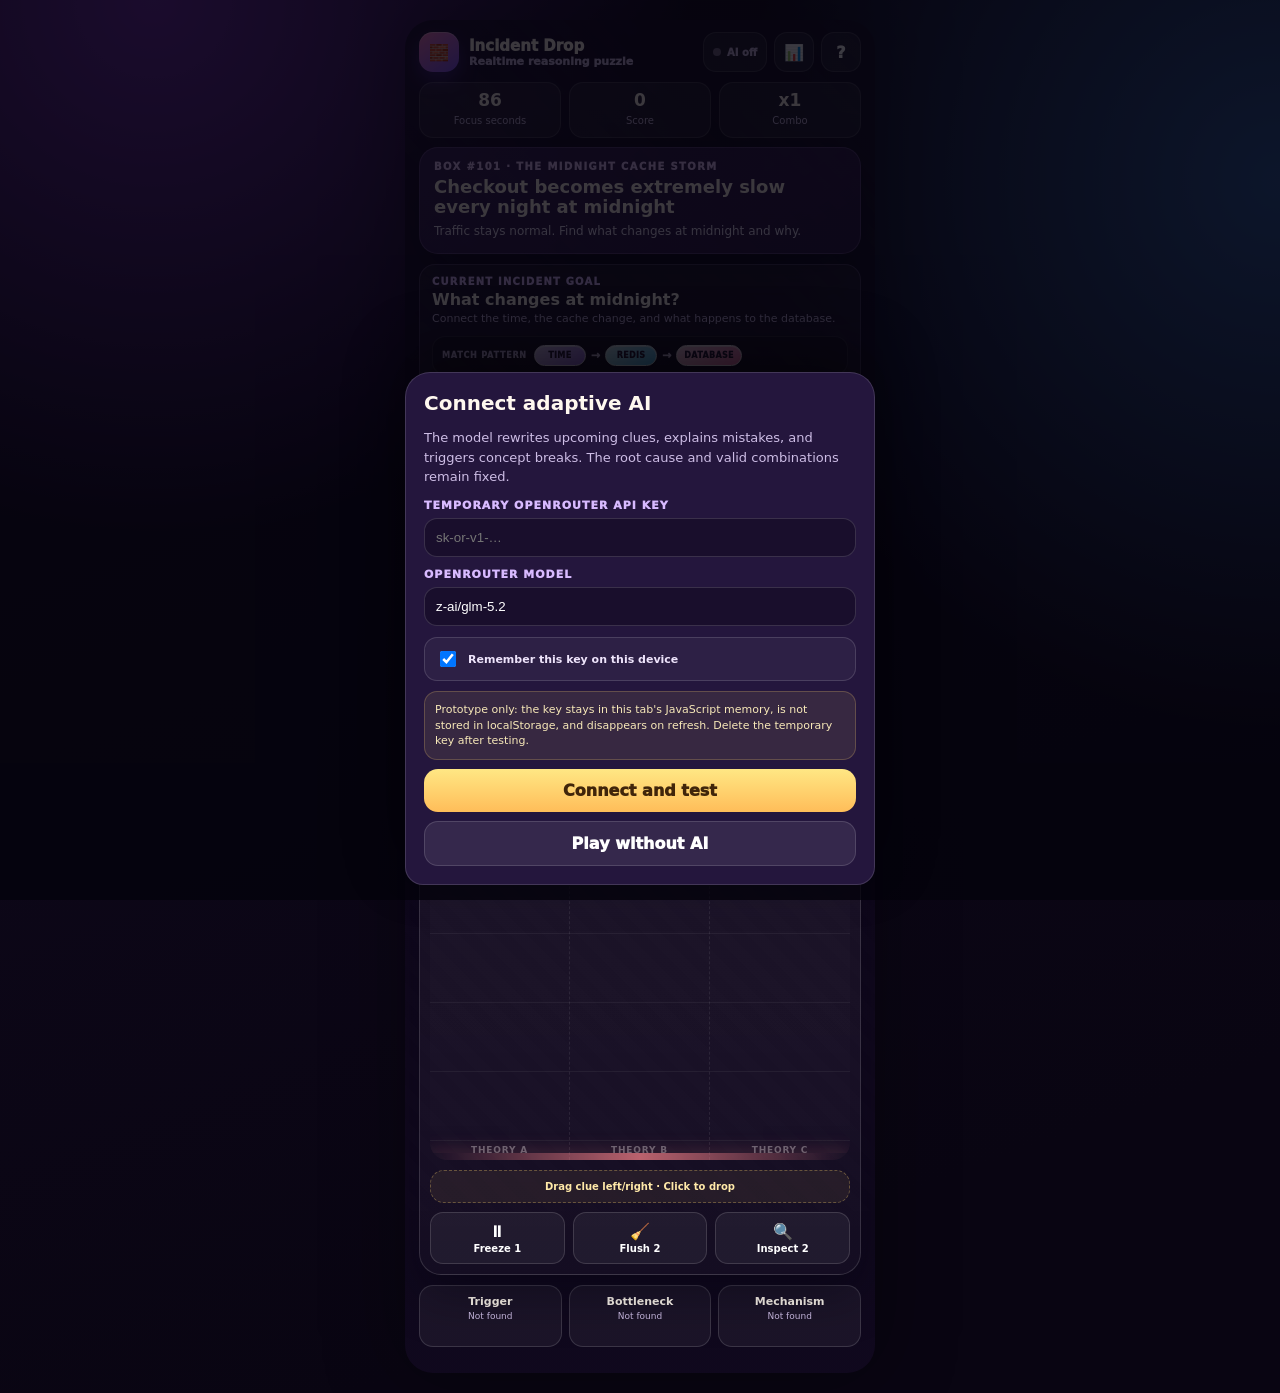
<file: incident-drop-preview/index.html>
<!doctype html><html><head><meta charset="utf-8"><meta name="viewport" content="width=device-width,initial-scale=1"><title>Incident Drop Preview</title><style>html,body{margin:0;min-height:100%;background:#11091f;color:#fff;font-family:system-ui,sans-serif}body{display:grid;place-items:center}.loading{padding:24px;text-align:center}</style></head><body><div class="loading">Loading Incident Drop…</div><script>const b64='H4sIAPwRVWoC/929y5IbyZYgtq+viAreqgYuARCPRCYSSSQnmUVWcS5ZZDNZXbeGTWMFEAEgigEEGhEgmZVMs171QmYyjY3aNDJtpNVoNQtt9NhKf1JfoE/QefgzwgNAJnll0vSjmIjwcD9+/Ph5+/H7X3/3/PzVLy8eefN8kZx+dR//8ZJgORv50dLHB1EQwj+LKA+8yTxYZ1E+8jf5tDnwvXvyxTJYRCP/fRx9WKXr3Pcm6TKPltDwQxzm81EYvY8nUZN+NLx4GedxkDSzSZBEo07Dk981p3E+mqTvozV3ncd5Ep0+WU7iEDrzvlunK++Pf/5X79U88p7F4TKezXPvPJjAz4s8XS/u3+Mvvrqf5Zf4r+cN12maX8EfntdsjmfDO51O+7gzPVFPusM7XXjWO5aPVsEySuDhoHN00LMeQtNev9vud+XTePlueGc6nQ4i1eFik0fh8M4kHIdRXz5M4mU0XM/GQa3b7zfk/7c6B3XV/2a9SqLhnePw8HiqOluJAY6Oxgq8WZqE+Cw8OgzVs3UULYd3jrpRPxioqSUb6PDoYBLoDtcRfTvoDybyUbqGtY7waRAeduTTbB6E6Ydh2+sMVh+9fhv+Q/D3Gu1Gp9to9QYE+vVX8J8/X43Tj80s/j1ezobjdB1G6yY8uYZXSEyNcRpeXi2C9SxeDtsni3jZnEe4csNOu/3NyRQopTkNFnFyOXwCRLNubOLmOt0swyhsZJdZHi2am7jRDFaAoCY/aDwEjL57Fkwu6Odj6KLhX0SzNPJ+euI3smCZNbNoHU9PJmmSrofvg3WNVquOQBE8NM8wzlZJcDmcJtHHk982WR5PL5uCdIeTCKFhhIyDybsZATWk3563DkIk4Rn+Cw1rk3g9SSIvyL1O9xuv/[base64]/[base64]/wDsI0T3pmif1i2Fe3c1hjwEO7sehas6BPexh946Y/7bd1FcxyEs8gkmgNsL6iE/hY8Axdpkw0RDSdy3Nk6Dk/gL4DXGrdINaVtwCuNvDOcdBt3Bu3+0XTqWkbkb8TkmJ66ncaRIIoeEBnhHklDNrDIptfXCx4DdpvjfHmTmfbUoyEOkKVJHHq8dXFC9dI0HZR7VBdM7sMcMFRcB8WkW/ONXk3CKv6nCTiFJ3kEtJFsFkuAabr2xP/[base64]/EOTeHQZjdfphyJ6aFGIbU5BBxtuVqtoPQmy6CSJcliiJrIbGq51oJB5JzomvcTFNiTavHnHHGpQXLhWpytIc9iHibS9Q0GZqoOV+X239P2BAiaKDqZj2VmbVy8d/xZNUGTx8olNACyXZ62QiAtAnRcwfajx6l4o0KQGbbFQsE5bN1C/X5eroOBCWK62qjA2ozfZNzZvZiD9c8XCC50nwThKbr/UXb3U4WBctdRqOG/eNcc6VFxn2KOl7RXhs9e249ylheXu9Y0Vhr5W6xQU5yzbhy2ySgHqL/DFOqFMg0g0Ibmi7NSLr8TAhyXSAI0On21b8E690FsrTJfR1RYeckx6353Dg/D4OGzcOY6m08lxqRdQ6VCz2aMjtkQawvqonwTLeBGQKjcD7c0DdGZeBEsP6kkz3eRg1E3RrotwxH/zLrqcrsEkzDxsfNVvf3M1jROgkOF4jUhZAjQ12ID1a95rSTBrflgHq6vCLruWL5Ht3IDUdzLwgkzrG0MBeU/eycU7vs3itQFdRTW3gglYnw3qCgjAVnJlmkmsUPT635zsQQPTqBMcNISR2BAGX/2ENi6r49Sd1+r2eRF5FWawYm5mdwPh3e2azLGtmOAW6TdoV2jlwPWcynq/Xt8hsvayOwjb0yBJmr/j5qIe5aYlda3cS4HHozLxOQZNaV6u6Xb2sWzy1GNatgwYkIkgNp2ordMr7/BYWDeC9IBhzjYgPbMrNflgDGsOu+aElGEw4W/KLwtdX0kkMnUDEGGQzaOKLVFehEJ3wyTI8uZkHieh3XNbN1wqyi7PSrMAkGLTfAjM6kSLOPoLp/bXWhPeCLrT/OX4BlKxNVC8yGFLgPFoich2W+nuSKO46KihNlogtifvxN8TmAIMYRodZEH2eq1er/eN12Tb8kSRtdvckvv1CClCbtmbmpXisVNHFygzDJOC9LZFdXvgsNSOSBNgzA0ag8YBYK0/0DZa12mjHXTr1l6XeKwih99BoIXRx+HhDWzMaXcyIHbbPRxLc4xchQfCzWZwXqQxD1RXZrwNYLEeTDcT/[base64]/CyBSzBlc2SxeCTcDwND05sujGUGzIryGRcAI/OacZbd0Jb7IO23AVtSYZHe2g6rJ8ZAlrqZuYz2BgoL/[base64]/GH6NQ6/mShMi3Vanze8ZGRuYrlkqHwEjlpqBd0+tig8bBAQlCi4N1KpTvotTAEPWkE1q7bIcBXu249Ty5EdonIpDXjN4D2WTDJWDOVGRaQidVas6RpaV3C7t20Fe7ljDdyubAsORonT3x2a4bPczS1FKZ7nSOesfdI5si7vQmx9PDifHZOLC/OjjudrtB4avxoD8+FJSxSMMgcVKGNHGLNNpv9CjufQSiS24Pwl/JqRotw62hZIncQVtTR1/vWQKNUWnaX6wHzqMo3xZ+NZHQPegc9sJ9wku2+wbFKP2nIyNjGk7W/g0h1sSd4x2646Cep32GG7ByusJjKKZqOAk3q6vpOl24RSdtKKUTta/z1GhHa6Bo7lqjyZv3VM6B19baA9FyV3JvbrpqiD+S2HQq9/ZxKh8MjI5ANRK4ahKLUeOs1oCI9SWMA/r7MoQ/zWUks8VkFS4uUdR9bAGv5CcPdCUVlJPPVXV4dgrqL6b08UZcb7J5E0VwQSgHNCmnwKVPQFPOr3brKTeNOZpuS3swj8MhlXL0RsGRXaGRgoIjw1qTeYpJVCVXOLEd9J4P8T8yOGF88tnKydFOlY/tfdONdLxd5zOkBwMJRJZEE9hhVw4D3mblk+MAsGZ+O0nXa/i4RBKW4oA+h126hSLSOxieDCfmIB8ozuvClLLB3EPYZpoeAgboh8Q/VCZOkSsYmt2g/6USCAYNWFgOL1vrannt1xEt3Ptonceg36i8FoAzM7hkr01+U4vAD6RVDVxjCq/iq4KUdSkiUi7CtIU3Z6AdTJ2yhwnZpJYv6DTywI5YiKAURqRgF34I1mFWEDbY9MoSIkrY1Bh1IShw4q/Let1bpzm+6x8guzQlEU3y3yyiMA68Gq4Uw33URmEsN114qdKApDgQeVTG2koF8v0cNEhWHQuzHfCnUrNdNdHaTJfZXhk6R4IdBDH6yVdfjh9YgpEjR3pSVRkvN+ASIoNlty9aMD1JpTDRMM2vSnQ0KEHUL3gMj/[base64]/ChTGWI3weTy+YyzbeGqt2wtqsi95LwMXK/LWfHbIvJVVuDWAddJeiPosF4YLgilxFxb6DNbJPkV5ZFuWNC3YJHSPPMSjjco9pGJmm0FQ2LZrlDtapXOPhtruhUrkrDFcx5h5ZV3xJO0GzCoWe1kijLYCQjb7GctGWmx53sm7XXOYTt01V5/eJp/whoRYc3thKX1UW3L/[base64]/5gDY6DQaVf28rwJSpXMTSnDlhAMAfW3ckGlqDmcSpyyAveaneqgOMgBEhtlN/BEnolB0bFuFvjC12OL3BDEbgxdhm7jdsKJnPMRZSv48kemvwe2dn9LcEHe5E6QmWvhkimQ1vo4I1aXEQ120LuR98kIqWFVI6HEYuq0YxtfGDRVoGMqqyZAnX0nYCgQIgqpYmNwF5xhdtyhfdPELcErxI1lgDaJWmMHrqH9epZbWO2/VIkTrLXcjeG4NmuqmgRND2etqXHYRY1c4zqlRVwHZYTqDQ+QUfZjXYlRsKDTZ7Sfxy70mF3ula96zq94MyE3BkH3LanC4g0HDQ8d1g7R6BPv6aNU3G0AfgTHsfUWrZr0xSXbutOMnbiQELLSacpngT9EOeTuUMOV3yrcTuwcVuxElvFVucGOn+/WsK5UFTweLrw1tNMxUCFQ3abGdjQ8MnSTN+1c67p9ZaQSvPgJiEVBO3dMv2QRCGQDvB36UGynDJquyimJ/O7mh+HekOZe4KOVfHjbLJOk2QMPI8NWLn4147Bh0NA6fhdDNiWX1kWVOGbFaZS82oAnKQqa3BcXmwLzkORevJFBO2BTT7lXWLH2suqUFuQkKm9w0TR7V9GFk68tVnig6VOhzjsu5tNonUexEvDUXRwHOx0FNVPdmmErtGS+F2UKJ/UJIyioo+/LNN6Lo+a8b5iqEWQAZ+Owhv67w52+O867sHiLIvNs2BhLzzc6c7qu5FomLvykMS4ySHgRfBRMhAMAR93388bR4fkNlZJlUjj1/KzL3XURQhZr9NTByZ051/myIvd4w0OrOjTDniQ3dnZnmdo+Bx9405wDH22dU/v42wTJDfV9IqTPmrA2g7U4dF9uEpJWdSZ7WG0SLepRVJq8olFaHxzteiIklem6xtoRGVZqMdnr6iDAxY4nf4C6fmqGF3odZ156lvBQtj7irHaYdNdXF8t9b6KnHE2mGaxyApWUbwkTWC3japDS10jltEtmWfsA7LBdaWlyuoRMp/mqNs76J5UJ+gb+QU0kw/p+l3Ra3KLyfS7xmT65ckclSYzqEK9bf0MbuBnK7gswun0QLralRyuyFVElvBPmygj51jBMKo6ecgpza4MSNVlurIDe2pTDwyey41KLn/DHYIJKF9Gazmslw3yvTwFrpSxExN7PIvhHIXW1b7CgT/aM+R/sDvk33d5pY2B9gn7H+wO+/ed7mgYZhpFIfa+3QtpnzlGQUBWX5XBs93K7puLIMevigdYbf6moQBrpL9FFGAQjtVAS9gqZbNBvqlChlb4FsFqX3eE/sgte7d7I1RK9w3cDxWeh9tH/JXlYhNW2eiQngXzVF4pcMmGP3DOzRrIMpYVEorkvr97ei/v9NHtvdM2HndZ+spMK0iBLS5rIVyzd5jaITBTpk7plAY0JEnVORUry1ScIDGP/91QZ9qWy4qUqXHlSOr5zMNvNM+tx/bUwVx6zNm72rp3GPwlTBTA1i0NsI25pJvJXOTeGI83GUbuKYHNeCrdFO63IqgAxsfYPfFWuA5ms1g60w149sKb+tyFQGPwMbwxZmylQrS7hhaLyRbNYF3iYXpKCt9aNxV6q/[base64]/6GRLUnpv4jEe3/2zmElL5tUD9GbJBv4D5DKLF3HUTZkaDzUdTIvn0cel9fzMBX1hB7kwcx4vU6TqOX9+d62M+my1iKOBRNHeHDXdXRhQnqjlbKD/tR6I3CIHx2MI+sVlUPsTrug2Z1sk37Okgxk74fxmpNNhqxmaXLplShjwOetPJfVubOEX3fwjdc5+MZReuGIas0NvrEKNRxvqejHsT+mJI3VuvmEsFl3OJcl2mz67Bbo08B7mX8IsORxXOq9uYg/1uKll8H0ynB4BzC7O53j9qB7qKa1/ZR+v1tq2KTQzqGqPHmAB3D6BzJeU3FKvlE+Lf1fxNrJE88YCZ1tVf2Qzyl5RsdQDjUn/[base64]/uroXqhTDzsFY40P2jx5io34tcmATgMGIEKLkPQ3ZXAosljsFXF3U7Grjo2WiMhoPW5gmZTzsMl/GVzl/gX71wKgAsRtiN5v3Bu38wyq0ge252HIxPL9TTr9jOLp1cohdZsbe2wO+gEvcFeK6g5UXGRen1HYUfbGBg0jhrdY6qRs6PSaX9QL644K+/2wkgv+vHkOBoXU32KYJudgcG6KjmB+jZ1W0W1HZFyh7cFuNb9e6IW+P17opI5nsmBf8L4PSjEQZaN/GC18rFY+P1FAEqNeIgFeOkpPDfacs1d8cJ+RfVu1RvHO66F65/+3//j//y/3L8Hb+22+pf4liAf+bah6tsF0Qv9VH7pLpHon76MgiSPF6DcR0GWLtFfsNr8/nsSFQE0f9o/bOzIk0kmIrigtEI3H9zwvTjEH+f49+l99BoaLcI0h4f38Kl4x60v8iDfZK9g6/qnZ0+8dDqVje7xKJXDygq9PK6RpPYQnwXrOGDWO/L/IY4+eEYDXLH/9r+64QBI0tjz6YPihwb2xJ8lKptvQieJyTq1PASu2zn+AgxR2qV66p8ODpHy8aGBPnz1FOfonz7GMxken+zNFAorllUNaw2UTdI1jNS2Bzq9wMe363GSLsapf/qxU+jyHJ+Xu7Swl7FhpxZDbBInGkUlW//0YfrRu9Npd7z/83/bcquAOYd55/R8Hk3e4YmmMWAPE66AGNEwTy69DGtjRqDcXHrcD5gTC9EnMKCO6mZ1+modTKeUMBtcZt4SSS1peY9B3wKtGj6bzLG+cGb2QF6ZD/PL1v17K4kBMe0KLKh6qU40WKVk/R3MqPQNbRYmRPVQENc5Z214qhIvpqSVOdW8a3/9Cm9v8E9/rpg+bKR51+pgVfieuMI5nyhh/wUQfIP+mtCCcq8NgUjoew68P1pmYDVRqzDIgzHoPRrD+/M+I32PsYIPLvj3KRIX1tcUEITeZbpZE1qQioJNFnlx7oWgdOMZaC/wRC6Rt1pH6+ifNjHYeghVxdimfsmD05OX/KB6Gxrilz/jBz/g79OHmzgJAS1xxhIY4ALo42WLtop2DREiI8AvO5igeTCG7XEi3EthGiF9wzpGwIZoLWQz0BkwpRGsUdg7IqJbPUmZyWNSaszMHHTXeDbDe0NEW5E3hFOPHc0xYzmJgEzeVbVYRLhScbawGlTCVshRZGSqhxf0rHoZZP3bCuVBVMAVQlLL/xViY6OZrcFJ4ROxF3v9bzQ3LSsd5hhU+hZGKTzGYrS+7PUx/hAd7bcvCsdShNgXDx/yMxTlQBAwoRUIYpjDJAHFO1ozqbxH4bzMM+AnRD9aQ295Z5t8zqQJLTO6eCZeInlN2WUZUYoGdo68uWVJj+28E7erk22qkrE8Ffz57/BXFWJVTVW/iqnqNgVFSFUvJQ6Sglg5c0nWz+jv4Rfu79zd3xbKM2rv+U6ScvFaI3hs4t2EzY5U+KffrYMZ0xN6xe6RBU1yP1gh+w9JmSbY3f0V4hrVHZ4n8eSdu8vqGamab9V6MzURNLeOot9JcT29Pz7947/530HHPH1MDz2t7nGrc9gogKTOvnqyOUyyyeZyFLBa/g8aBh+ao+BvMUj3FoOA5bmCnaeH+df/God5wo+NgUTDHUPdYIfLknDOXS5eChiVgEEQX/HfCCVz5B9TLDcB/GiX2lvo1BJDY9BG5c/P79qUX+PTZ/LXXh0beMMfaBWj/cyka5t7QSZG5D9lL3YzKmrlCw2flLNn9IS6N9pRdrO0uec9pclJYeGdPQEVsCcarEipgr6jBNj8hzUoSFhKClRyFiDA9xugmq8SAD9DfSoP3uEj1P3EapK8mEQrUOXB/H2XsWaDV4Z5rJNh2/cBOm3QNImXFJvNYDjyFFA1E0MZN2UEHn/XdEW6MlYkQWdD/Jfo8gnG7oBpRotVug6Abz4HNfQlaE0g885ePPHeRZf379FXqg8K97HwNLrw8ssVWPorGPVDioYhKlUA7CoBXRJ04+nU5wD2PE3CCMbP3jXTdfN9p/nHP/8numatuGn2mgWhXUzCAJ0eVwNufIVo3QCAvzeD+N4sWTT7ra4TeAeEDIdSYXVI1HeMKd8XMTZBK26cfgSVEf8CDeKe+po2xEvxIWvAsCBeuuS/+To7k7NbU7Z1Vl2wwD99sU7zFIeHrpLLIWko2DHbgLHoHkyQv8u8fxu8Dy4moDei4rwA0dpAJQb16CwnhQeaJymozmikBtKowfqXYNEEQNoA7ToCEZDNW953EWKUTSJFcjhyMMVlyzGLdTlrVZBB6Yy+tZfh8Ut+avGQAr/nwmTWh8Tx1R7HXQlg2Oy80IsqRMb9ZO/i1VlM3bxIgksPbK052uXIJvbvBVBmACRdZ6Z3HkS9alPoXMzYxRwNrseH8Pdgei4fxSOYFazRB1hvsKZQL16aeJ73jCGEBX1ucjWTZRpNX5K/z7BMgbSAqtH25CMgmGqnfIKCfbqZnVFjQO/A+YEx2A9RgP53//SZMGsF3wXYDrRPxJwImfKGn8NJmEZdAD3w+PQMHl+iPR0vKLclj5JLFHzm9jbGOjN7sXf1XuSMe2IRPaW+iBifgGGf4/h4WSW/Jdq0rJrs5mQkkAaG3RZS8tQ5oW1EdSZFKtETORqCfO6iq2AsiOqnJcgPoALcqMqhkrGHrEhhwfgJFkVm6lJeILTwUKyi7wVUc/SB8PjUoenp8JZRFEI7UKKzNHmPzhEmvTLtGUd8DPYvwXjR3uoSMBp2ql50jRdV/lp9PEgayuN/4J+nFaRrnh5Q3/y9fLDtK3FAQH30XPze9o1Mq1YfPZYPTq0pOanck1nR6usf4Yfk3mRu34TfwvePPsb8/csITKklLrMkkpvvCnRe3ZK1/oJOOD2ySfyf4eU1FFSnj5dG/S0d436AmU8Mf6UIxAtnBm41ocBW+oSrtoWbJZ/+AJDDmCjabN57+kg58OYBjKBcfiInLA9mLe9xmuDUEVLyLyLTAP1hiQ6/96xejFNMCMM/lx5moHpYn5m6Bb2RvYToOQS7nT2uGYoedCO02BCX7kFhPquNX9p9q4ogl12ToE2LDFN6j8q8NzhsMjV6VJMKhWqYfmh5PyO4wLAB2/EajYSc+NZ73I4zrjsjPUukp6VUFxEgB1M0ToiRMZ/KDX5nAL5FetAtbEJsbDSLRdFBr26+IbBq6X4G1ku0dM7J0nkJH1m0i2gj+9DD2or5fB3hzNhgbnlnWQbKccITnoJhlDClLkWRnghWO1Iu+LVErFt/UGVgnYa4KsJqekZY3VaGuGVwFJRXVTbVJ/d+Ez2HKzBYpUFv+rzsdeJPQVjq7dYQcg/d80AK2WY9i8Kyt6Oyq58yVLcFWwBCQQ0LNlmv/X/9xxv0cgYmyCpJLxcoVZEbka5G4iRzuF72ctNuQbPpl7gFpk0vx+65PQuWYJasVkhsOUZf0dweb+Ik1/wCe78BujiYtwTjE/oCLoBcPZ0Ks+oG/bwyIkRge2VotXiUIPU3QLrhsrkFzg33z+55/QBcAIxBIOd5wCx/OZmvQfH/[base64]/cHIgXPS/Il8RPnp48gFNBx24nm4wOMg2zBhtJEvp3WoYT0ClMCdpWdhkssEAtzAHyDl7M9ZPZd61fQJU9sd//vf8fw4fEY8g3EQqOwGRBmIUqa/gHhLtCy6+rbjhT4rIKSbqCQa+1RtRcN3l60vtQA5mAPA2DGfkkD/9CmAD7e/i1dn3jy68kYepq8KeGHrigB5iY+hX5jL5DZWDPPS/SMqS6JFy6IavfTmS3/DncY6povBXOL5Yxe8i/01DHpildFnfYeHARx5JywkY/cEqE/4IpeZgyXJhAAl3Hshajr1tTCOHfR/TJMglhCBb3g1fC8ZnASq+eQyNLbCX6Xdk7xgzaPgE5jPS4eHX1uk2fCoSnj0FBvWmoUbWr/UnRj/LKMdSJyW4wvET1Pl3DfqGxsH/XuOQ2goqkAil/BFPWaySeBqDTWrSxiNDGxW6qIVfll6Zt0C7KdywKzsqrFOROOwJ4adPpLWFM5C9PE3h2xKxSK9WLF1aDQ92DANgVuotGnChNuBkdhtCidtCvUDqr6CT7TDb1FCYgblmN5q6SQRuEiq2L3ZoD4eBQ/[base64]/G16RS2LoE6fDDdxuD9ttvwHaIvCHJ88e+Q1yRAw5G70RRqAKQHtUv/Cs+nJy6dGxeW8czTA9A1cFD5RyPjp6Z6hH76dX56anHZboHRD10MdCND4Rv2C8CqQfpNxCcyLzBt8IqF4++u7JhQKLEG3DVS32DP60SMnnZpmWPAUHaEISKNC+eyik5m+bxYp8fgK2785enT08u9BYk9xbQ/idyc+993h6OaJ+gLzTzWye4PaM1/llc5oCqYcb0kZzA9/C110G0+A0ClTLTzklHsRr+/Ls8eMn53p5uYmG84lUAiYyfmIrAmKhe9/gGse5FCHsV3EAJ0W/[base64]/VKyx+EKS+hh+RyAHrIUnRDWKSuyCssNEaM4BnOCoCjj6hYlmS5HJv/8W/vsN8jEMkhRU6Vj0idJO9eth/V5aYV77SzR04jR0AWlpBwrUg7btRxeQnr14oYDEk28KvsdgOlVpcOjwFGayZoaKDjAxgaPryaWLD1q6jRYe2AeJeeHgVyT48KcnT78zaJDEt8Gt1wHChKcPtmudmEq2ySUjtDTPifZRZ/ECaDxYRukmc8JvSU0F/l/Iv11QTsQUfj57+az504sKKXjGwgy2xIdgvWhuVhQNFhmMC9xhc8pAVBAa3JwmATNf56QrV3N1IfT1hicpCkoSyPLuwVzy81dPt8lEEz6wnuPZkiuBRB8DMFcJFkP9QpMUGWZyKWS2UCqdbF0rHiZrx7VJouY0YbOKYHz6/PwvT3783k20AOVasD+HSkcZUylnY4PNjDweM+8oKC0JxVBoFXW4gTb1PQOv4qGLl+6lcgjeDZ+n78XgmToVpOJU6rSHiwFIXVNB9ZIfULD6CM9K78fenwoGuqa8DPIxCPksEgUV0DIrAimE/SZFuAo65NvvXz7/6cXbi1e/PH10MSKPCe8mVvnvRIPwaDr1G3xI1b8THB/Rb3F82r8zPYjG+ACrwPh3uuPO0cGxIYN1T+Fgemj21O9PBlZPUTANdE+dbq9/EAhOJViy7mw6DY+jSHc2nR4djwcmWNNpezqQnR1MOke9A0uvMvuaHuC3uq+wfRDafR2HR6qv495Be8x9Ac2b/UTtcWj2cxwdTO1+OqGa4EHQPZT9CFq35jcILZiOekdhcX4d3Vdn0G1zXyCCDaQf4/rofg6j8CCITKSH0JPCU6ffC3ttCRMSoUEJh1HPpoTjiU0JXQBJU0LYHfTbFr2RY+7ty0fnT15IWhPeOTbrrirslOuG8dq1e60G1SIfj7a/KTh9rJErtGir+6KcLgDnlpFqZO0TMAd2yiWr47JAsF67eDGNSdgX6H/4/K9vX7386dUPhHpMp39LzMwl+YTUU+6Hfax8StO/FDklhpvCdGKSz6LS1L+Rs8qtJCDfSdfRW5GUCeqMGTUn2ETiEB4h4tMEgncG76n+yjw6MRx2SgqpiLLMsAwWqygUXrEpyN1s+JxOvLZQQ3y0zDGIVROPIvGTrPZ6axGsarXXcdiYvKmPTumPFvP6N/W6sWGAJV88/9HeKleiYB9l7pJFKLKzUJ4GqPzj6kwiy6d0BhDGyYZyfwJl3ZsWNKsOpLuwkhAGaO2wFUEV50jsWDkIGd7ACmvqZZgIsEngEWgkZMEF1FVzTGk0Y8xXCtaXIlCDNRdQh+bdJd07xqrbnneV9qzOW8v+TH/8PM6bloNAnCiZF3yu7BqXg0ZBdjl8bTm7QZlExHqPECEwd3ahvGm8NnzJZBIOvR9KTglqp/3Xzzc5iuOhp1wMNLr/xuV+LizsGWk9RKZjIDvhhA6tZX2+jIzEJ32kN0g+oFEvSBa1KgMHtOla3pPptt1G/ZlbTe3nBpuRC4zLJInS5ikXeNtS2gkbDTW4HlQYgcWth5/A2+KS2Y7Y70DJAyXHe1UKb9CSFN2/jwO6/HTolYwxWsCi01eFAIaetI6UcfTG4e8tLOW5zV7A1txkBTbi8AAje0W2Cph6FzG6iOUV+GvL+7mSnza2uFxtu4uO/ZQsxvJq6kIIWQVfVQGxIOEMuDIvLS5l0f1JJpwI/2sTDldGu0wv2MihJCh6VXDBloyWNyUP6vMfzx+9eMXcFSVBkLylg/SGwwgf8ul6VMY5zGgzKOIW3h//[base64]/v07KGgOQsxQiEU0QVhs8XBbJlmObpyxQsRRPr7DZ5mVkkY7NdVjfjQw/BXZ3KivG+kcGhcXwPinz4iHhPyeUdOUil2gHXi7CzGUmeLbOafrtZpuJnkw4Nu6Rh3uVrBjQE9M5n3Z4DKl2cYx7ErW3R3tujtbPHHP/+nbnsbOn6VCynPosBW/QAkXk7BZZI11Di1cKjeoRJMarlyxpCaSKRairN5P0jHnaEtSO033SQhZ74/UFQmjryooBxaI0ovUe5BUUBkCDwsi64bxbY/0TH/nGcnx9Nf5euN46N/F61TR2MeQjRWgTrxVp6tQebNJU08dr4pj9NE5A2vomVI/MRLx1m0Fr5VUolQuhEWLJRHyww9sAIgRHhAx6rcxgIVjMTMMA2RFOEqZkuucTqWYUGXRZHNBg2AMGqTflhqKHAVDM8ZWzysEhZXmR3GLZ+gk5alxYlyBKbIhH4uKQKksITpF2NEHG7M0zD4bEb0l453FxSGys3Jjbr7NOqZjb4oP5PzXaRYx+8LTFmc8Ng56/3a9Qrt9mVeZy6XOpJ8Foi4ctnTgJQ9o/w/NkiJpS2FoWr4HfCYkJl/hWcKgEl4VkLXFmb1SrrzhWINfYXxdBpRqSxpq4Jimu1kZc9kjMClp+9iaahvZTnGxi2blcJNHOLBfUxW5I0ZnrBlwehTlgUxAplJzBZJbJodKoGpQs8HW77kN6lkb6/mQjJdMiaRHSJ/[base64]/yi/i5XP5W30sIpLWAFQwlD/hBMEOT3E27PX5r2XEz4ShTTNmt3eS/DI8lH9+Jwz/Yb/bb8uHF6icAvxtAfvkHWx7wCL9HyFzkmxwQwxftxvwv28YdD7ROlxGH7yLKK9RLX+qTgWrwgW0ACSqcTXsNkQJqmGXo4V6nfBPA1V8208U4iGu4ZX0qNNsDEcs/dbOPPzJdCBven4SKgzQMVrjN4P2Ex4/5iEdxEML+EwUPtJgtE0Y2gYAbRqd9ukPMR5juxQdGSn2wuWYMbLP9BLhTgkLT/D4eXaxCj4s5bqIZy/oIIx8lAcr9Hdn8jdWAbIeyHLx6gFSyjNkEqpXozyTfka88NzxiuboeiHPPaGDMBOzF4g8y7F0Tr4/IsV3F3gwHPFyYzpQq5xpXBElmg8ESZqP+PB/[base64]/[base64]/wkTqS9o46frsySp+catX42W4DsN+z7MhnXLkV9vwZbDmkc1EC+nUdLiEGSNb23ZNpSoTqE7mIxOJy3ygTyFjS078iVnwmM9TDjwF20hvzBISZCrEhX1liiT6eMHZMIi86nR95sVRkl/eoK/TMliNKPoH4lFytfKRgVxhVek0c1SLOLw14hbtjClgcfR74jzjtr2cFTw/NEi/S2uoVsDYDWGZfCx/vlyRq8/ffJ96jVfi6vZhMSkloJEAId0VL527x9XV48+5sT93r6IYRFm62A1jyfX92abBvRU+uD1P24eP2o//sdNt93+7s29mbPRP2ZX3cY1vvT0W4BxwRO+niAjqNGhifoeQMKYV53HeKVNk/46e/z4+s3fFEBrAZJ4Eec/pyAECMONRfCRfo0OCHilz1jLxL22slUS5zje3XviyTROYPPUHqYp7P6lbJYAydfaqmvx+Lc0XtYQRJsigJ7PAU+1ODQoAX1sI0pLex2Hb07Uc+Sca2AnoyBu2V4Rux2eqB/Jxg+uWq0WneKBf+VDynCmNAT4QyQo0k/6k5OT6Tf+dU1/nmj8YI84RoMD+AZS8WmLnjYO6tf2VDFn5RIn+2oOGxh4CWo9kTFtLodQSoB+TZ0SYG8+fSq9bomkI4QPeBN10gJ98QVIcxA0lzXfvE/Qb3ADvopq5zeUVyu/4auqdn7DubfyI+PSqq1fxct38hO+yNBEHbZ4FqzfbVY1hTOxFr9afmV57aF/+qcrQhv8fe2KH+n781RT+iUb/2oDsEa2sn6mL8ow+SVex1BtRZi3a9Q1jWIpwuqPjLs16Jt4Wvsah/n06Wv8sC5mr7uLM1lMYcQ8WMrjFsrh0ci45eaEHDfBypBDwCtnCcghvm7Ob3ytu6PhcUyxdqLY7Ui3eODTpYP+0KcCuBJco4sStDy9kZV7XTSAPn16bWzpVRxNomz02l5u8xo8LAdm1BmU6/iG9y3dpielcA2vHGzQUar66PRKmutbtiB+sN8W9ASorRWokjUnuHyjlSh+UrgD709Xxv68Pincgiff0i/jrUh3l6/55zVSNgFubIJfxfVxsEJcjUygBjTlWT5vduq7wafb3PzTP/7lP1h9XtcVYcV4UccPr549HYnOmPkXeT9GRJEfAsHTbgKYmHZN40lAVteyqdSCMs5qcp8UVJDTkX6g+ipoR1bX2PB1oZO7d98UFBm0qEhwSci/5k+EPf7pE/9kg1z+EhTu2L3hyERGQZIZMlK/IUVVMxCOjAoeUvPD+D0zDr7fnRbwx2AR8RUkStGFzao6xIspznBpKzvlWifcr2pt9q1v6qb3vt2Qa6mLTuxXIBDA6FnH8BK4kL5fDbRgtDr1zRnFwVE9wbI3yPf8P/7jP5sTQt19N4Lo9l8Hfkjzv8sCHZUAZKF8WumB7/EfQ6GeFgQ7WRYkplT/ekNwwJYljinRrkt1dfTVqv7p/ZjqCovQpzFHukhk/1XTzSuWjRr4haalhTPe7bVy3GsRAnvt/rv/lddOr20Qho8whogSCsux1XxxyXxIhinFFyX3ph8tEXT8LpoGm0RwBPkO0xhQ6Qg4OCxfkv3V7BgczIDw/z0ITAC2YWCC98V8mZH3mO0XHw2jigKFeCPOCK15k5rJHMY3EoZsVFMSWhxf5UbudcE3fmMeLMMkesGPkArrJ/t2sFkVPn+0DPf/eoJuuaTQwzk9ZCQYcwXDPc7mLwxk1Ah9De4kicIR+TXU9FHGGLj79Mn40YrDr0cjsTT8+Eloihn6nN9z/xiort+eaIXiG2QEuQkJYicUilBppclnpyWS5QPBCtAzzJMXQziIQY6u/AE0LeKw6yjB8rgK5yss0vDtt/RuHmT281oRU/UrlW9R3VvpqxPxEfNu2xNwrdZMree3334tEPbtt5Y+UPjZQhAeJSBw8A8FGsqDH9MPNT8PVhJH14qolGZSIn4Gu35LIgKDwwLOVmz+ViRm0Fj4cQR6/bwVjDPZe4IXLP+1aYJOLvC/WsQZXro//KX84S9aKQ4/nh59+hRennbada9E1yNMzrHAQ1/dSEbT0Ix7iOfAgIzPaTCw+3J7zwBpBai5/pWhWwQfa+0G/wk6MiXk0FXVzU7Dni69QtlQt6cZZZhc/TRYRs4eu/[base64]/ojYXkf/prj46NB+IMLhI9WBfm3CYwZwmb06mKfpmii9th0UlT4IvKX0Zy3KeOP9jALCcEekyc8janivp5+K2y5Hgo7J4fkML1Oq+bU5etyH9N86JVrWBGENgdtGdb/OzaOs4Nn4eSR6fYBjNg+G9E+ne2KZ97qVEn19jEhD08N2vfwNUo0h0v6MDcDGx2Y8av1el2nNYsHKcU3ycsRN7/qrj/5JdVsaC/+zqyGizqCTiuZMcxYchAHR3I6yBZN3P0S4JWpKcls+Lk7AeI0v3win2F0xHAdE+ZXdLTxCxeYX3adeiB9GhwcNbxasRn3DoVYgJgaJPCs/wLI0ayVA/0y86oe70FG9GCgKFtHTNF3VYIO6fW4mSSs/oJSx8NV9gWSdrFFXCYroUtQpHiMR9D6Tjx6vMflGgqAMFDnatXOHic61p5CaRsCmLY/zKgImUHOj6rhbv6dJQ6bUnBhQM8mMqJc/dw5bR6ZuiCs2UstmqHJmI3kjllN77DRwYcKmMVj9Hj86/PSpU7d1UfJWjUpkbgXGa35Le7a8WApn+ik3BJ2GAAY4+hUTJ6K/1v50JaG8rv+qtBcDqFOaplJR8Yfkfz6mtiiDSaN/[base64]/9Hv1z965ACJ08mU5BV8eMGrJVxUcTeDC575LdE/W1HDvaI14kdoAZHRDoMt5WKSGFBqQB1bSidVh3t+P710a1TvsuT9JSA4rfGLEUvsTij//hf/L0LR2XOoAvEvNctoBwyFKaIw0pd/+1uY9NIpW0EofSmtkWo/tcpGt63TMGJYuiOBJM/r+3cMXg1y2XysEVypzjygiyZqPXrVarvLhvWlm6zs24K9hmsKLUvJgGRxy7/IXI2xvBKCLc/cmvw4JxT/qRYedgogOeIrMTHypYsJFKywgot7HyaF/L7t9wc/QDMIh1Z/elJN6twreU3quFsBzFVHLfOWcp56CuCkS3DTTVvkj8bqTv39MuyChXd8TUfDMPlurfZ8CvolBvjGJzMz/W8QEpicbwxim5uuFWYeBVWm7LTqHFD2WebN0JgS4z4yfxuyi51AA7ei/n4W4bodwaRoFNEq3xnpWqieoTgBWY1hnEe+PZmOWuD5xAlxanQo+zUsFfw4TesAa2Rn98reZScF19cCK9U+W912m322VF7+4Inv/Z0ObK6p0yp/oN4/HdTr2oSDY7A/Es+ACMFNXo2qE9pMG2RpwghQe9gmyuWJ72V5sa5a9/[base64]/GFYJJcAk9tLyHVLaL7js26rnR7YV67JYqckAGHv2tLDrbtqqy/GDzBXFLnEtX+0j6MUQSHZ1lqV0xlEM+d/DWUDj8RsBKRRQ+MeivsWAiPgcOmw+riPu6KGuqGp4q88/bLpJ2yxmuL6TFzC0YhDyIwlTa6KsdX2AR5a6B+mTPdGaohvZwoQfLz1R1NqOwX5D7moc0NpgIrzRmh82LXzWpmV+X/lyPvxNerYh3yOsrLBkwI0kpapGsAqRu/7phvkIIHvjr2TiodToHjW73uNE5HDRa3UEd7BB63u33G51er9E5aPNzuwe7c3Gk7UrW5hse9tuIkAIeTNZbSBTVRxzvdy0Pj35hM1fmkiN98tDBJ0fiECK/KqSKeo4EVMVuXbvSXN2yRC6wNir7cs1V0T54AR15QsnrO7fzjn1MOHhLpF7cwYW9274u+qYtxzonIgkmQ2HHgge05CmVHAmT0J9gtAfMMtFKHJwULaoT4NXF5PViXBcx6DtsP3LehFGSB/vl5O7yv2JG7pa0Cu1wvcuDSv+m/M7OntidNmHEDmUXe4T7ZFqQdDGTT/Uz529GLavCB07nednnXTzIodQCvVCy45k7AtFuK1TPTExXsU2tOQt91mYZ+tSzxTD0Y5Pa+Z08sCl9b5qQR2II5+7BBnetFgVUmOLaghFmeh/mLRdMn8vWi6Twpl8qjbhMacYB1FFt6+tPn9r1u0boeqsC2G2b7l+t/ukVPeoaDQR7tX5R2XE++XdqjEJPmp163eVILjJVw22u/ORiSsYtQ1iQC3U1URxqIi5LzbgmoQDHo6MsmNjIzMtyr39VEvYWs9QLoSjoWoj9QnR2TZ2sxRmiHUzSegLklKu2tfqeKUalvJ+SdeuIjZqktm3/FHdJMQesGGwxjj6P7C/ld0WR6VngX39V2GPNZiEiSPdQj9oF+Mwd7Nj1ljnp3PYWoT0GwZVxpR0uZtPy/hJFK5PI8ArmpSqE4m0Qq95luvEy9FJwaXLfdmvYM79uCI8DTNnI7zDuMF8GK4ApNw+jyVwCo5kWafJy8NHKcig+sDwlLmfgPfuD+p8BsvqwbfT8fvadjiyuCpFANs9oig+K79jBUKuBvs3bHpXozeIu/d1o1+9t6cyEIOc7w0cwARU/XOkoIR9DLcxUNrxX9RFPtDRWRJX1Q0nGK+05MkYxBJkYEEYRxRlcDqam0Y1wNpkjy7On7B4SCymKTZjIHxojWi/qqoIS4klU7rEm4qjEtLISkMplmVZmcFAUTIqCd6/EhenwvuQqrq645CQ9R9EmmxiLdZ9WOqZbrAC10jpXufwRvNS/RLUNKjdCJSBWLV0pAkhEVYq4i8fdVKUIZw0osJdXtnPeXfNJt5PPRH73tXv7f78OQtByBBNQKoT4beFoNFL80KIjXTU3iIljoQdC3mWuyjDAdsR7sIc+LTOvP3kJhVXBkbc4ots4Zpj/x7eSLKIAhdF0k4jbtmVJPSNpRoErSfp0NGh/+61+bJLwaeWb+6PuoL19ihd0872+izNe5puY/RvFef4CXBqxHIWWfyYT+y7HKwpx/gtYAJVRkXn/hPXPsaTpK1nvdZx+5BrJwRS/oUrsmzGAs+aTUR+o6uBsP7wc9rfO73swz7WrqQHUFScJVyOllSV3qnuuG1SwsERjyHfKiUlzujjMbB6vQE/6BYvbjjEUg866FS7oZhnnl2ivovYzW8a/y5qOYiMLzxnPFW/pwS3mYZWTXJTjr564sRtPt6/sU3HWGc/+ztlsDnJ1LYkxV1wXpG5Y3A2Sr67aD9ZlLA0IvKIl2GBtS5DR3kvaC4rjwpqjophxRdAc7Bma7zQG/DXlfiD1uDg3C3YB+blEtHQQLqMoRGzGS6C/SbTQ9cSsBcMStLy/CeGgu/B1P1xfU7snpb+R1RVZ8INuuxO+R74VQrnZ6Je4G0I4JfHaDHHZdpkdsW7+QjOll7TRTY1ELujIqbmcGGVHYDeNqvnb1jooxc/8unW+kPpm98q+3Vwwvp0dibXY2tUiytfx5EyQTaEbJ5N+UNrzd/1v/KH/xz//q7/HUJIZVg1l8UvWU2rul6x8tPL0cfwxCmud+l0/Y2LeG5hXrGUUYNHjCS2EzE2Y5B49YopH1dRMlWOPrigjrHJFtD6zR1fs463szOBh5lFrqlkyUvWq/FeyIqtRtMp/aBRn1cWrfH1B+/VW+EiRMDYmgKgzMHTFOjLA0dlu1UEQjCzTM7GTC9Bhb4ZuyKQJC62taKyZieb9ah50prZcrlrw6/vj0z/x5SgihnD/3li9o+yeP11JCK8lrPoRKDudBz5snMy/tmtIy48FuCPKVXvg/5jKGfhD/vdu8Vt19BrzTox6BttWQAU3q1aheBGbuPxH3sWGAT9RNetNqU4F1ggeFYKohKxPn1RWQDXO1Sc23gV6xKB2RZSvHGW8seAEAkKlJlSfVJKnxm/qe2HRlChYYXmrPPkQZC+FY9ryeXz77dem08PpCSOX8kuK7Yx0P8Jxqx/U3aHmSmG3r0zZ4dG2oj90GK1Gd2VnWYM1BO3Y5cfShWnGFLglUAFd+ME5caARhHQJG3q9UKabl9K3/GuH7wLDDkZaqTOF1PIhsmG77SxNKZxwg2DCLi+Z2hbrbKSdqAd9RRTa1SNzD/Dv007/QW/Y3cVI10UG7//xn/+93+JbAGvUAMTYH//9v6hnvSY/3doz32b6CrWSYv/KkSlWDFjTPl1xITizp19lJcLiRdEf8P6d4p3U267SBIsi5Xv25IU+rus0+eo39xXLrgv25J11uhK8uPYN1XA8tRpG9o2JoMxizTtRIdxjFiQ80tetX2+/TxmFN9ii5YyXq69caZ/FgeKmf1fmx0TlY4uiLC+9KxydQE5aWF9RPRY5v0ykKzgMrWi5YO0NwZ3tQJHi4J8+fS2F0WslgUoBIi13ZJsRd6vXQA2MZf1WxVCNW2JcFW0lIc6G/k8w5UwbdiqfDd/I1Dbh16GEOrAM6V9p32L+Er+XuUV4q5vIMhIv2CAc+j+SISaraJHl85oBfMPOdZxm2RIqTtis7gYPRruVBfpQV/2iz1SwTrUqhytTUd2/kA1Zyna0cvgceQ+lHLw3vOIAhqG6pNW64610E1Or0MrJCj0YWslgqxnVDkWdRPfGjXnXSpkpNmJlBhlGhaIiNBSdPV6pomTAJSdzVZS0hiXWGgRbg6oqgqSNJ5EZ3LSKseF/tnKiVPYs6lVbG75Uz+2BL0Ku2rU1g9UD/Vc+l8Pz8/2Gdkml3faz/rwsifBvw9oHUC4Ij9V7QrdR+8FArWf0YQ3EbU6KTarTCHTk1tlcVWk1Eg88V0nAIkPAHL5ISnJNLubZyemsWGeVdluBwMwyutMZ+zH4LyK3DZ1rdnJWO0Rk1K8sbM+CW4coJloLH0itWKU1k6YL/6qVxMfVdb0Us1A8lz+SKX7vR6fvR1a6p4jwWJzc/Y3Mm7a+kCy8YhiZHGZ9o0WJ+ysjddr6Tgi+bOhAeNlZpsN7Gp+ohe4oXK+a+HaNu1Iolmv424rkXf+uK8qq+rRbyw79wr5w9KyV6K09sudRZEH4cvOI+wMcHdKbE3ntS3E2H+VsVKa1uAjAPqCt8kWEa0mW/neMZ7TaugDnXAm6XDMzxIwWKndqr4kMwXM0mnJld217nQBSWbxTrPTtREeFoDjZs0uXSFDsaO9OyoJBMrIdXZjSYE/uXFY/K/i2vAGHXWKqTiilXDvKhG7R41aGcu95K/NQl39STKUQ517mQUbmQ91bVVsD4iyOLNw5ktllOtXR8bkgMt+so1FdS5wCnJQSWPRnsrlP0VARB91elRyjo7s7wlZb+xGR1Z09iXYnu2f3MEcWHsYZpVC6Jnaf8z22z21rN9hgVy8C4m39iCaiJ5YdZ/EFaatFXUN7gBbZrIEFG4lR0A0mtvaYkbeLXxi0SQ+oG8+/W8MOVPV1cr3IrCc1EHtf7PwrfjYqJEm5x/Ib3cNSbpRxQiXTt6u0wJZZn+U1Ckn8tFphqZoMtu3dTBQb79StTuTRlAmSjalsYdXcDEykO9Pp4XR8BOYO/BUeHtJfR93oMBjQX+3JEd695t8J+odj+IssIHniNob1iO9T3yexOmMrRtjnrOfEOl0rgPXlO+MEpqinQkYXnTm+1zXOVE6M8iFmSz7/7myqM7FHjIvX8Tf8h1Bq3tjtC3W6w49+o8bZJXQDaa3+595Bu9k5avNZz/r2ry/LXw/aWKfF/Fjhb5yGl9Y50IlMoLapa6KObTc6HZFjf11ygKh9Y/gYgrhlmKrstXDtsoL6pl8alDXfZtoH8flcmvRC6cPLD7a05xFYVJ4YZfFxfbd8p/LAsZ12ISB0lr8Afps0GMRcklq2L50YQXBtReLsCR7GFeTFcG0XyVJ2aaTjgbBNdik1Gg2Ull78/qQaBp4xaPMVgLgMvRIUVNJqGxiiwRY4MFUaN9cNEVI9JN5RuX3q3GL/8XBLMBmdfXf24tXbi/MfHj07o1JtyO2HQkMTN06GlBgTJGIDYyaXcV3jP23Q/TtEXxMGUhv+VFw76fMVgPqjK50wpi6G4eGC9RozjBbx8kkeLbLhAV4YwX8OZN5GTD/1URsb0O1Q6pNOAlbOR3+LqShvY7xpBTEK/4QR2HWJ/0Z/[base64]/53NsbY6EEJqrXqdttG80L6KqYpExCh6GzeLFK4uklAZe+B/MMQYOpoKqkUDteYxZEw5fVX95iqk882ST5pQWtvTbVQPfbbcdXsIDbV+XL+5ivHUfjsLJtgLf6eoaCmCTP1RW8NbEoWSODIRaBIZHnwB6xfDTTnH+2yefpOv6d13XoP8Tc/jWoutZ9vowJX7DZJpbThLZYVgMvpoYv7/2WqXRB/4dXr140X0aYabX2h0nKTVqwenkKWhUn82YYDav58zwHBeCBagSwzDBugc+z4b174zVgcpx+hBezlopi+H9t6sk22fwG2EVbXRQIc5W9FzgubVt5CZZxmc4V30QMco/+aCjEYcYEpmvCVhi2en0kjbd5+i5aZkNUp65l1e51lK2gu2gUfAjiHFgOHjVT4CMW1wRlK4jvgRJ/733nHlBHfm+SAllH4qbsK1nqa56GQ//F84tXYqJitfgHan7Df3vx/McWEx9sipq6w0fC8ZZCe4rL4rq8ZSLwG8aP4dUSVBx9Ddlb0hjEqVbsXly4LQjo+vq6roqVoyokh2ul7yxFn9L9HqFeIBCiGiLv13WXvhjSnGgrIO4zUCdkxbUiDDrlq6jkap1ituImQ0fXhLfH0H/J9hldw8133ePQnmTVFLUVez0KMYK0mSCdtfzrN9d1o4RLGdXwKd5GgPc+EpJrNSeW658+6YX49OlX3JEeZkCIViJu9KvyCokSaEEeFJcNsWCXc2FVC9s+EPe4ZQ9ar9tvHki0wGNupPRs/lmGnvJOaeMJLTzCbAw5Rss3feW0eqtgnVGsNucbeEzzljCNdoii5NoquEzSIGzIEDRV+eZnnz59fYaaVivO6F/ZltPcAIGyYUtqEQ7wnyx5eSW2wOIPVlHLtE2AL6cfIrzGhK/qRPKRf5sharqGhe+Lq7+pn9jFeZSdLZ4BcwIzw7NB1ieexJjkPqN7bmwNrV5Xh7zMVDWyvYwru8SFc3xRjrx1Tlyg1jioq/vMeoeFutuoto3Mr/mR+b36GJQ4g9R5mK+5fRFKx91m5bm9GXF+3JACQNyRqIWM1RO4nJsDJUaeNbZjq/[base64]/6j99H60qM0HkzpIXiBt7fbw3bb++nVeYMPrQLGPTxbuZxcer9tFiuRdQ40vqATIJ1uRudIMlC/10EC2v4S1ihreT+B/PDEXVnob7/MsMhB3uATA5SatAQuiTlBC8xSA+mW5PPLBuUCyfwfsnwzL9usZ8CC9PWrH6Pw7TpNQa3EpD0Dw/qh3RgDTdIkMJqbj00ri4uwGKXN30mFkcPGpVWjrVmwsN6K/Yh1XJyrbI4YLxabHAn/rbGLs6GgR3FCiTL834o9M9QVPqgGgHjc4p8SGFULwIJGNDULBeAVbKryujDZyPGpWptlBD59auvpTlDZEhaZPAjlqG/D/[base64]/aSOK4kBIFY/IzKkyJrUmQuat/gtgXSS/BwzYQLFprAMruxJo9E5S02mc5UxdRCPJI0xTREHD/D41VxhoeOgCCAKyAd6U7P0Qkm56PP1QhYCSRObxRNqHPOIzDt3wICsKWgLKHIAZ/Dg18w6Q9zToKEJ9KIb7D93/DwQDj+TNeqYKunTXYT7HmaZpFn2fm89shJOakU8DrlegHYnz68lEeT+ZLSNWXiNh/WeCMNQXUdgLiCJPgg1N+COS2JXaj72SUo7gtD4aeTR0j9uA3w2G7AfiUdT15tfv89iVoe29sEMJ5KwuNKipvhkSoO7JDN1TRMB5xwS/vSnGZHwbxhuSayt940TOdm4d4VzO4cObRnQEfDKldm6wyj0Qjfui4eJDULtALuG4si1ZUOB2SYPxa6z0g0kLrQSUUNO3WtuCpaY+ollk+YCi2azB092eXKTd9+65qMzICWhdOvyufbz55g3u5kPvT8uwXopf3TKD4v+LwQIuXgovMYRj65t6MU1KdP+/VueMWMAlGu+lHlHo3tTr3Zfqqd7Q0n1862DpdX3fIt37ii1efWtCquXr1x2G8b/ReqXO1R52pXh2UPn7pSxPCtwI5vUcCFnju2gRWNsSlWO3eIUUbhiRdIRsQS6QMmlEqiLFTO3ntL/f+ygpm5GLerYGb1oBeRbqBPhIAxjSujjk45rFqshlMeVNHRHsWMyrnpVp0lfQjPKp1rH+7ZZjPK20Own9HTRxcggi7UqbbKeCy3dx7vEFP1iHMhjy3U5tyj35dEo4WOJdKUk+rTJ5LaSoFQpyy0aiQuTJbHO1h5Be1KMlxWkxwHpcfRFM9AX1L/OWphe4D9A0gxzr804eZ3rTm/3Aer5TSymp68Hf749tsSWxbjsf/jtNeuP6hoMhQtZX7aDrDOdKzAPUMjmLBHdzc4jMLb/[base64]/poU3W1bYnqYoHtYhY/x/TUkSIR4/[base64]/e6BNe0cqqtlbNeoOxS5vADvaobQFfP1nm67TwtcwmbnNJCP8xRtQaWhMgl2+mvBy4dEFCtiidMsEKL5lyPHhnqvILV0v2YMFXmQfcI8IDy8H6UukVLVlSgumbyi6v081sDrSTAREm6LMewwwImCVfb4HNkCKRfBBEaBJueGX1eeZdaPiHONsQvZgFEQCH7+n5rq//XpR8dq2CLAdt5PqnK67AtK3L59yG2Yb4oAicfExCjH80+J8nIkOd0Pnrfb7vUx6mg96b3Myn/d/k9fb/dGV8TOf3+TfNCQsuUC+nWNa6UO9ARMClsNg2L+kA4YlpFUvnHiJ4KnvMamTpy75dlnXroD9CA8qrxm+w9VYlZVlMrtPZ9bBVhYbY7DyQ0W6gO3UYY0ipIuTfsG7y4RThXik9WF21tg38F/7dWJ4eEO3dhwji+7HI+rea7Tg7ADPb8Zl9ZuArgyKdRaYVeen7lJh2pHrHv1qYZxUDvaCJybzBYMI/bhbjaC0+bCGdgoRtMaDq7IJV5bXYg7kVbsHRnXzazdKNtjyotT9fG4AYLXlmfAHNlouq7mhm4Fm4Nbq6xc4To5cWSOJbnj8QN0ewYBL8wL7PRfRkzbJEQPyFJL1d255PHZBSW/igxF5Fz4+VH9U+UFNSKkGqSXdNhaJYeaXMjhtaKgY0mYZ9D9TN2Bb+T4kz+RcgS4VVRSrfRHMf45PK9OeKSqrb0GczwX2RVXmhzu4rc5Tna8+hynfafLX9FJmJ6b2OBO9D8eQl9K14gyDVJ0I3NAT4FNgaPaYMDbBEMU9D7jLDFam/P8WruyUc5osvs/XQB7pr59EMH9vxixv5MLeba4av8HNXzhITS56HEBJI1LXbSofKbXLq3iVcwKdozJQq6ezZ7c06dffIzk+XkVUuPFQ0kG5lhJW1LRmLM+z6LTZ/hU3uYBuSPRfrIXHIUpgrG9vSNu1T2/mJNstKmLbCf+Sb1x+Zpd5vxglvcJ3WLe7GKjnSWujq/XkNE0QHv8wZ839Ic64BxIfUdCEf33K32V+3rCwz91Cv8kQN8moexWt2UlzS4XBP3PTtGAS+29X9Mj3XN5/JMTiDQNYSUo6Pwgjmp/YwW1yHvjV5TNBnOOEvsz9HIEr69uXqtLwfgcmyr4OSBKj8N9IWZ4Eb8fMCmX1VUUBEHwff4nKT17DewN9WxZQ/s37/Tl8p73KLK8Celnd02Vf3FtypXuF6mML2rK7BcbK100IhdnK1FnIXsUg4LPUSOnwJ/BDtlyj8S2QVy8iC9/RshIn/yQWAAkAiC8WDTrqqB+bvPzdzGa1rIrGPZ5hzcqNe6Au//umT/3sziO/NkkWz3+r62x1MlNryZLnaYGyFV1UPL5InqY31WPqxxGTrxvXviE8yII3JjWRD0aFI7lQu5C0FuhjN8KmEkZxTpvvZlcj5lZ0D8mhLqY0JL2iM4TVsax/azPILSlkRWZSlc3O7Ts5ZJ63Sd8b5KpFm5zgslb6TifrjNIWdutTpMTuPJMmTY6KMuCMTKFrBPr9VLpBwh2Bl4OUlZ+9o5BGudiXy/J3o4gpRwacwFD6GvswJ9igThToGQXfd+juZ6aOXo67tQJpQK3339Yht2VJeMzfQ3uxzG2aRN9DyZZ+SZApntsU3TX5dsmDVV1YlvjPgGFjUEDF9qSeFMuFPV3JnXYu8v5zr9HlrxVuwfDM5W8PofTyJWr/u0Jfpdkcag1VmPpUNTzFndOTTTSf+rjwjsZXl/tIpG2ll0kYq0zbsXS89V8aONxiuxdpYb9yLR974S8EXT266utpIci4uhUWMtcKlW6YAHBaHwbzFd1nLe4T1K2HLIDlCg5a/K73FZqRCEBWPxDG8Z3Ex4Ft9TnwVGyyU2Lw4r6CZHXP5GwiKUg+3ZbYoSgD8T5++pkFU4fcvtlK8CuMUS8V7mJoMpANa5NmLJ7RqAReGpyTPJ9+1/LKBVaTsd0qUMdYWhrQsCreKkwa7cFSoE2LnrOwQTFtk0g3EkUsO7SOArquSUP9LET1/A8lze8Ejcct8aHQLVcqYEDdRnjiL0Wa7ddiGfTzn5BbdMLNuyJ1leDFd8vW8QqLyfRy4t+miih3y1EqOu71Y+jzBdPspfuBLPzAWNUupti/F+WmiK4AEcTBJ0gyvdDavnrqJtFCy/G+rezgvW9vNK/[base64]/zlIqLC06wjkX10iIrvj10W+8WKIOofOnuKxGK50KqUhi33aogWqG7Ya9SfMWpahALRflUDezqVETzC74Vspz0Z9ziZuSCGxdflm8wuNtvt9uF3E0UTJij+XvEt7b3ZYlT24VrXVK7FSW6quBOjIj6gtsQglkodJOwvrXXWn/[base64]/PXPGvtl69c1NEu8d00vTXrmOw9l1F+lpo58xd/FVd4uu+C8kSNi/B3uW8gzRIuKpUyzun8yDjaBZjUjM5IxciOLzDNN56XmNbvNPjiyHRYtG3bmd46S/JAzPtTV1ebvdpXNg0kmVd7IudMLXiaZquzBPARqlRdzEYcZ3VkG+Je0vj+w2zSMXw9ZuGWYZi2L5WBnqnKyvCGhkbThRc24ToyHTlGlB0X5rOdIVfjH34A+n6EZZXQILDWg+o3cd4e19kVw8f58tR1IKZAOm2yABAUhADGKdRv4aG9gLiKJWgGWBNsC6ug/jpK7zrRiWKNWTumhgWhiztVPmVFTOXT1+CSvYa4ZJJu1hgePVmhB0ZRqYRHqBU3vrWbb8ZL+Ice3ZsfBEVF8OPytCozS2etcQ1i6g/yUf6nkXzqTqqW9ZoRX0GvDWVRkRgSfGnQhsroEp5Vmt+uUpzvOE2K5wvLuRoieJClMcs6xSqCyHP9IVaDXEkCPPpIlH3Rt5WZF4X+WyPq7VwjeRFR/pGSZUOlM3RuLdPGXUP5nT7V6GqoKAfeQ8Ifl4Tc6m3sLjIZY0IYXQqsftaEMZoJNqJB/[base64]/EwUB9EXnLOwt/21CJPHLWMcP0ghm+01xnq25FR7b/Zs6wz15FLGSUf496Q/1LqJj37nkv0pgiv1RWN034xC1oEshdQ1HEKblEhwXxdFGXiE7ntr76Cn/+O2D/W6Q8PlVG/deiJj8lPT6Lwjio+bU5nsYc0n/rtHC1FQM1BOKM6n69JXIkza0InVHXZY1Blk7KAAmJvX+1p0c6C/AM8Y+ghPp5QLXoaf8JIMtzAvQD+/cbkiRWaUZBZHGDTM3pR6EurYWrTpJr4Zm+mvI5K7ypJ7vYwV5RGkPv+2xXwjXN7/49vmvuFP7Ccqv47zxfJKdf/T/2KUtEIIMBAA==';(async()=>{const bin=atob(b64);const bytes=Uint8Array.from(bin,c=>c.charCodeAt(0));const html=await new Response(new Blob([bytes]).stream().pipeThrough(new DecompressionStream('gzip'))).text();document.open();document.write(html);document.close()})().catch(e=>{document.body.innerHTML='<div class="loading">Could not load preview in this browser.</div>';console.error(e)});</script></body></html>
</file>
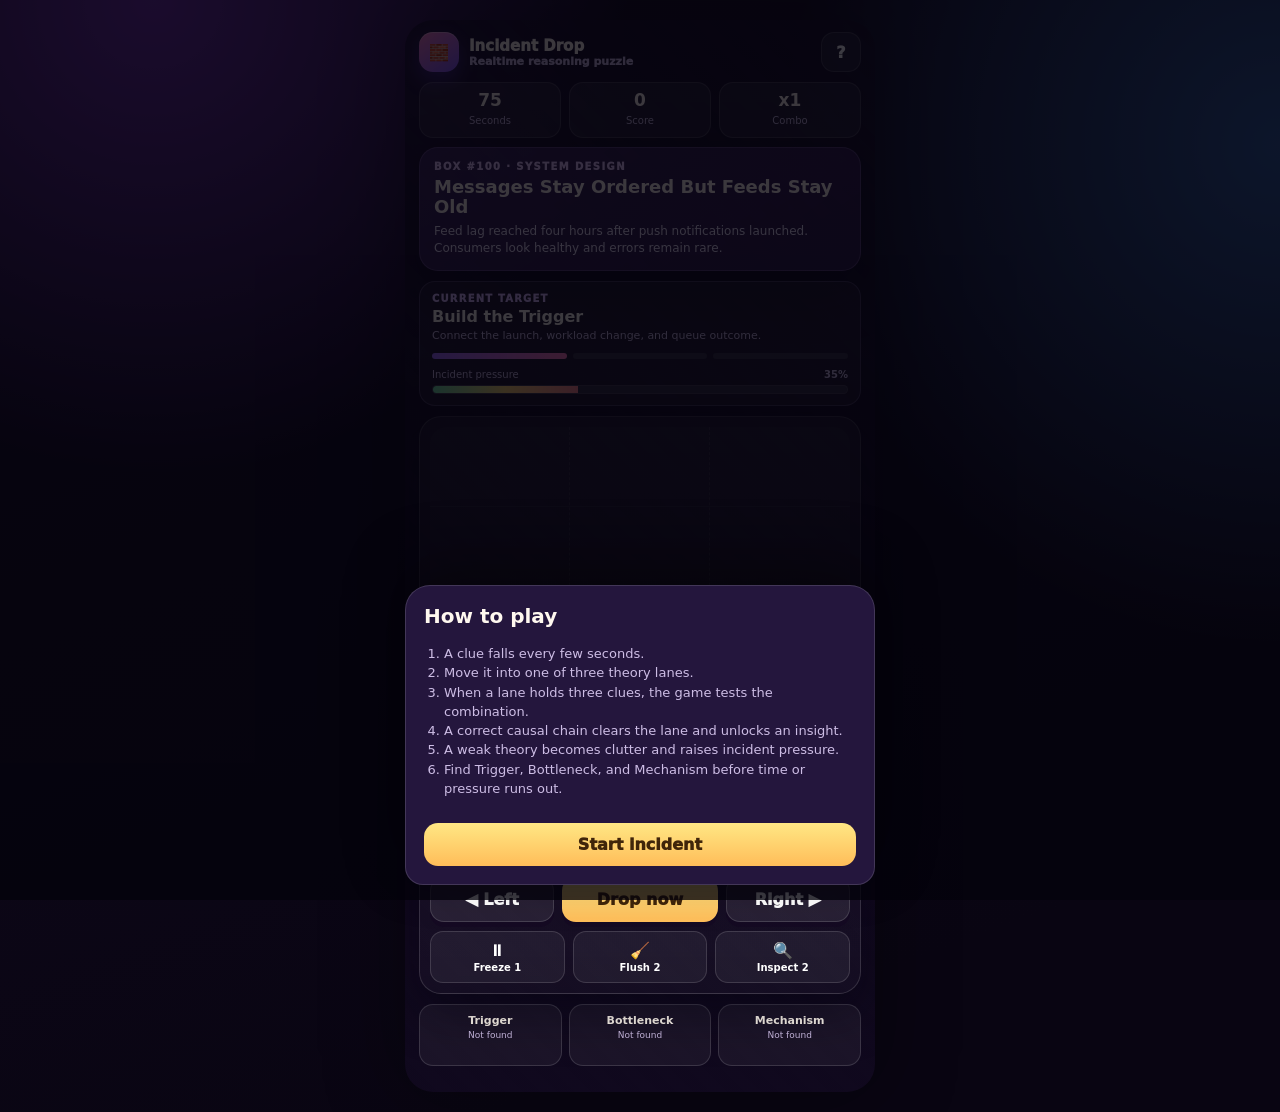
<file: incident-drop/index.html>
<!DOCTYPE html>
<html lang="en">
<head>
<meta charset="utf-8" />
<meta name="viewport" content="width=device-width, initial-scale=1, viewport-fit=cover" />
<title>Incident Drop — System Design Puzzle</title>
<link rel="stylesheet" href="styles.css" />

</head>
<body>
<div class="app">
  <main class="safe">
    <div class="topbar">
      <div class="brand">
        <div class="brand-badge">🧱</div>
        <div>
          <div style="font-size:15px">Incident Drop</div>
          <div style="font-size:11px;color:var(--muted)">Realtime reasoning puzzle</div>
        </div>
      </div>
      <button class="icon-btn" id="helpBtn">?</button>
    </div>

    <div class="hud">
      <div class="hud-card" id="timeCard"><strong id="time">75</strong><span>Seconds</span></div>
      <div class="hud-card"><strong id="score">0</strong><span>Score</span></div>
      <div class="hud-card"><strong id="combo">x1</strong><span>Combo</span></div>
    </div>

    <section class="incident">
      <div class="eyebrow">Box #100 · System Design</div>
      <h1>Messages Stay Ordered But Feeds Stay Old</h1>
      <p>Feed lag reached four hours after push notifications launched. Consumers look healthy and errors remain rare.</p>
    </section>

    <section class="objective">
      <div class="objective-top">
        <div>
          <div class="objective-label">Current target</div>
          <h2 id="objectiveTitle">Build the Trigger</h2>
          <p id="objectiveText">Connect the launch, workload change, and queue outcome.</p>
        </div>
      </div>
      <div class="progress">
        <i id="p-trigger" class="current"></i>
        <i id="p-bottleneck"></i>
        <i id="p-mechanism"></i>
      </div>
      <div class="lag-wrap">
        <div class="lag-row"><span>Incident pressure</span><strong id="lagLabel">35%</strong></div>
        <div class="lag-track"><div class="lag-fill" id="lagFill"></div></div>
      </div>
    </section>

    <section class="game">
      <div class="fall-zone" id="fallZone">
        <div class="lane-guides">
          <div class="lane-guide"><span class="lane-name">Theory A</span></div>
          <div class="lane-guide"><span class="lane-name">Theory B</span></div>
          <div class="lane-guide"><span class="lane-name">Theory C</span></div>
        </div>
        <div class="impact-line"></div>
      </div>

      <div class="controls">
        <button class="control" id="leftBtn">◀ Left</button>
        <button class="control drop" id="dropBtn">Drop now</button>
        <button class="control" id="rightBtn">Right ▶</button>
      </div>

      <div class="power-row">
        <button class="power" id="freezeBtn"><b>⏸</b>Freeze <span id="freezeCount">1</span></button>
        <button class="power" id="flushBtn"><b>🧹</b>Flush <span id="flushCount">2</span></button>
        <button class="power" id="inspectBtn"><b>🔍</b>Inspect <span id="inspectCount">2</span></button>
      </div>
    </section>

    <section class="insights">
      <div class="insight" id="i-trigger"><b>Trigger</b><span>Not found</span></div>
      <div class="insight" id="i-bottleneck"><b>Bottleneck</b><span>Not found</span></div>
      <div class="insight" id="i-mechanism"><b>Mechanism</b><span>Not found</span></div>
    </section>
  </main>
</div>

<div class="toast" id="toast"></div>

<div class="modal" id="helpModal">
  <div class="sheet">
    <h3>How to play</h3>
    <ol>
      <li>A clue falls every few seconds.</li>
      <li>Move it into one of three theory lanes.</li>
      <li>When a lane holds three clues, the game tests the combination.</li>
      <li>A correct causal chain clears the lane and unlocks an insight.</li>
      <li>A weak theory becomes clutter and raises incident pressure.</li>
      <li>Find Trigger, Bottleneck, and Mechanism before time or pressure runs out.</li>
    </ol>
    <button class="primary" id="startBtn">Start incident</button>
  </div>
</div>

<div class="modal" id="rushModal">
  <div class="sheet">
    <h3>Root Cause Rush</h3>
    <p>You found all three insights. Assemble the final explanation before the timer expires.</p>
    <div class="rush-grid">
      <div class="rush-part">
        <label>Trigger</label>
        <div class="choice-row" data-group="trigger">
          <button class="choice">Push traffic increased 9×</button>
          <button class="choice">Database writes slowed</button>
          <button class="choice">Retries exploded</button>
        </div>
      </div>
      <div class="rush-part">
        <label>Bottleneck</label>
        <div class="choice-row" data-group="bottleneck">
          <button class="choice">Consumers were CPU-bound</button>
          <button class="choice">Effective concurrency stayed at one</button>
          <button class="choice">Network calls timed out</button>
        </div>
      </div>
      <div class="rush-part">
        <label>Mechanism</label>
        <div class="choice-row" data-group="mechanism">
          <button class="choice">Every message used FIFO group "global"</button>
          <button class="choice">The feed cache expired</button>
          <button class="choice">The DB lost an index</button>
        </div>
      </div>
      <textarea id="finalText" placeholder="Optional: explain the full root cause in your own words..."></textarea>
    </div>
    <button class="primary" id="submitRush">Submit hypothesis</button>
  </div>
</div>

<div class="modal" id="resultModal">
  <div class="sheet">
    <div class="stars" id="stars">⭐⭐⭐</div>
    <h3 id="resultTitle">Incident contained</h3>
    <p id="resultText"></p>
    <button class="primary" id="retryBtn">Play again</button>
  </div>
</div>

<script src="script.js"></script>

</body>
</html>
</file>
<file: incident-drop/styles.css>
:root{--bg:#11091f;--bg2:#211039;--panel:#281743;--panel2:#352052;--ink:#fff8ef;--muted:#cdbde5;--line:rgba(255,255,255,.14);--purple:#9d69ff;--pink:#ff77b9;--gold:#ffd76d;--green:#72e5a8;--blue:#74caff;--red:#ff858c;--orange:#ffad61;--shadow:0 18px 50px rgba(3,0,12,.38)}*{box-sizing:border-box}html,body{margin:0;min-height:100%;font-family:Inter,ui-rounded,system-ui,-apple-system,BlinkMacSystemFont,"Segoe UI",sans-serif;color:var(--ink)}body{display:flex;justify-content:center;background:radial-gradient(circle at 12% 0%,#6b2ca3 0,transparent 30%),radial-gradient(circle at 100% 13%,#2c5999 0,transparent 31%),linear-gradient(160deg,var(--bg),#090512 82%)}button,textarea{font:inherit}button{cursor:pointer}.app{width:min(100%,470px);min-height:100vh;position:relative;overflow:hidden;background:linear-gradient(rgba(17,9,31,.74),rgba(17,9,31,.92)),repeating-linear-gradient(45deg,rgba(255,255,255,.02) 0 12px,transparent 12px 24px);box-shadow:0 0 80px rgba(0,0,0,.4)}.safe{padding:calc(env(safe-area-inset-top) + 12px) 14px calc(env(safe-area-inset-bottom) + 26px)}.topbar{display:flex;align-items:center;justify-content:space-between;margin-bottom:10px}.brand{display:flex;align-items:center;gap:10px;font-weight:950}.brand-badge{width:40px;height:40px;border-radius:14px;display:grid;place-items:center;background:linear-gradient(145deg,#ff7dc2,#8057ff);box-shadow:0 8px 18px rgba(121,75,255,.34),inset 0 1px rgba(255,255,255,.35)}.icon-btn{width:40px;height:40px;border-radius:13px;border:1px solid var(--line);background:rgba(255,255,255,.07);color:white;font-weight:950}.hud{display:grid;grid-template-columns:1fr 1fr 1fr;gap:8px;margin-bottom:9px}.hud-card{background:rgba(255,255,255,.07);border:1px solid var(--line);border-radius:14px;padding:9px 8px;text-align:center}.hud-card strong{display:block;font-size:17px;line-height:1}.hud-card span{font-size:10px;color:var(--muted)}.danger strong{color:#ffbec2}.incident{background:linear-gradient(145deg,rgba(107,64,160,.38),rgba(50,27,78,.78));border:1px solid rgba(218,178,255,.22);border-radius:19px;padding:13px 14px;box-shadow:var(--shadow)}.eyebrow{font-size:10px;text-transform:uppercase;letter-spacing:1.4px;color:#e9caff;font-weight:950}.incident h1{font-size:18px;line-height:1.12;margin:5px 0 6px}.incident p{font-size:12px;line-height:1.4;color:#eee4fb;margin:0}.objective{margin-top:10px;padding:11px 12px;border-radius:16px;border:1px solid rgba(210,180,255,.2);background:rgba(255,255,255,.055)}.objective-top{display:flex;justify-content:space-between;align-items:flex-start;gap:10px}.objective-label{font-size:10px;text-transform:uppercase;letter-spacing:1.2px;color:#d8baff;font-weight:950}.objective h2{font-size:16px;margin:3px 0 3px}.objective p{font-size:11px;color:var(--muted);line-height:1.35;margin:0}.progress{display:grid;grid-template-columns:repeat(3,1fr);gap:6px;margin-top:9px}.progress i{height:6px;border-radius:999px;background:rgba(255,255,255,.1)}.progress i.done{background:linear-gradient(90deg,#64d99d,#9effc9)}.progress i.current{background:linear-gradient(90deg,#9d69ff,#ff77b9);animation:glow 1.3s ease-in-out infinite}@keyframes glow{50%{filter:brightness(1.4)}}.lag-wrap{margin-top:10px}.lag-row{display:flex;justify-content:space-between;font-size:10px;color:var(--muted);margin-bottom:5px}.lag-track{height:9px;border-radius:999px;background:rgba(255,255,255,.09);overflow:hidden;border:1px solid rgba(255,255,255,.08)}.lag-fill{height:100%;width:35%;background:linear-gradient(90deg,#6fe1a4,#ffd76d,#ff858c);transition:width .25s ease}.game{margin-top:10px;border:1px solid var(--line);border-radius:22px;padding:10px;background:linear-gradient(180deg,rgba(255,255,255,.055),rgba(255,255,255,.025));box-shadow:var(--shadow);position:relative;overflow:hidden}.fall-zone{height:440px;position:relative;border-radius:17px;overflow:hidden;background:linear-gradient(rgba(255,255,255,.025),rgba(255,255,255,.01)),repeating-linear-gradient(to bottom,transparent 0 79px,rgba(255,255,255,.05) 79px 80px)}.lane-guides{position:absolute;inset:0;display:grid;grid-template-columns:repeat(3,1fr)}.lane-guide{border-right:1px dashed rgba(255,255,255,.08);position:relative}.lane-guide:last-child{border-right:0}.lane-name{position:absolute;bottom:5px;left:50%;transform:translateX(-50%);font-size:9px;text-transform:uppercase;letter-spacing:.8px;color:rgba(255,255,255,.34);font-weight:900}.falling-card,.stack-card,.clutter{width:calc(33.333% - 12px);height:72px;border-radius:15px;padding:8px 7px;display:flex;align-items:center;justify-content:center;text-align:center;font-weight:950;font-size:11px;line-height:1.08;box-shadow:0 7px 0 rgba(28,8,45,.58),inset 0 2px rgba(255,255,255,.42)}.falling-card{position:absolute;z-index:6;background:linear-gradient(145deg,#fff2c8,#ffd26b);color:#35204c;transition:left .12s ease,top .08s linear}.falling-card.decoy{background:linear-gradient(145deg,#edf1fb,#b9c6df);color:#30405b}.falling-card .ico,.stack-card .ico{display:block;font-size:20px;margin-bottom:4px}.falling-card .drop-meter{position:absolute;left:8px;right:8px;bottom:5px;height:3px;border-radius:999px;background:rgba(48,25,70,.16);overflow:hidden}.falling-card .drop-meter i{display:block;height:100%;width:100%;background:#9d69ff;transform-origin:left center}.stack-card,.clutter{position:absolute;z-index:4;transition:all .18s ease}.stack-card{background:linear-gradient(145deg,#fff2c8,#ffd26b);color:#35204c}.stack-card.decoy{background:linear-gradient(145deg,#edf1fb,#b9c6df);color:#30405b}.clutter{background:repeating-linear-gradient(135deg,#5d4d68 0 10px,#4a3c57 10px 20px);color:#e6d8eb;border:1px solid rgba(255,255,255,.12);box-shadow:0 7px 0 rgba(22,9,30,.55)}.clutter small{font-size:9px;color:#cdbfd4;display:block;margin-top:3px}.impact-line{position:absolute;left:0;right:0;bottom:0;height:7px;background:linear-gradient(90deg,transparent,#ff858c,transparent);opacity:.7;box-shadow:0 0 18px rgba(255,133,140,.45)}.controls{display:grid;grid-template-columns:1fr 1.25fr 1fr;gap:8px;margin-top:10px}.control{border:1px solid var(--line);background:rgba(255,255,255,.08);color:white;border-radius:14px;padding:12px 8px;font-weight:950;box-shadow:0 5px 0 rgba(20,7,34,.5)}.control.drop{background:linear-gradient(180deg,#ffe784,#ffbd59);color:#40250a;border:0}.control:active{transform:translateY(3px);box-shadow:0 2px 0 rgba(20,7,34,.5)}.power-row{display:grid;grid-template-columns:repeat(3,1fr);gap:8px;margin-top:9px}.power{border:1px solid var(--line);background:rgba(255,255,255,.055);color:white;border-radius:13px;padding:9px 5px;font-size:10px;font-weight:900}.power b{display:block;font-size:16px;margin-bottom:2px}.power:disabled{opacity:.38}.insights{display:grid;grid-template-columns:repeat(3,1fr);gap:7px;margin-top:10px}.insight{border:1px solid var(--line);background:rgba(255,255,255,.05);border-radius:14px;padding:9px 6px;text-align:center;min-height:62px}.insight b{display:block;font-size:11px}.insight span{display:block;font-size:9px;color:var(--muted);margin-top:3px;line-height:1.2}.insight.done{background:rgba(83,207,140,.15);border-color:rgba(114,229,168,.4)}.insight.done b{color:#9effc9}.toast{position:fixed;left:50%;bottom:20px;transform:translateX(-50%) translateY(18px);width:min(calc(100% - 28px),440px);padding:12px 14px;border-radius:14px;background:#110c1d;color:white;border:1px solid var(--line);box-shadow:var(--shadow);opacity:0;pointer-events:none;transition:.2s ease;z-index:70;font-size:12px;font-weight:850}.toast.show{opacity:1;transform:translateX(-50%) translateY(0)}.toast.good{background:#173927;border-color:#3c9f6c}.toast.bad{background:#49222a;border-color:#b85b69}.modal{position:fixed;inset:0;background:rgba(5,3,12,.78);display:none;align-items:flex-end;justify-content:center;z-index:80;padding:15px}.modal.show{display:flex}.sheet{width:min(100%,470px);background:#24163d;border:1px solid var(--line);border-radius:25px 25px 18px 18px;padding:18px;box-shadow:0 -20px 60px rgba(0,0,0,.4);animation:up .23s ease}@keyframes up{from{transform:translateY(28px);opacity:0}to{transform:none;opacity:1}}.sheet h3{margin:0 0 8px;font-size:20px}.sheet p,.sheet li{font-size:13px;color:var(--muted);line-height:1.48}.sheet ol{padding-left:20px}.primary,.secondary{width:100%;padding:12px;border-radius:14px;font-weight:950;margin-top:9px}.primary{border:0;background:linear-gradient(180deg,#ffe784,#ffbd59);color:#40250a}.secondary{border:1px solid var(--line);background:rgba(255,255,255,.08);color:white}.rush-grid{display:grid;gap:9px;margin-top:10px}.rush-part{background:rgba(255,255,255,.055);border:1px solid var(--line);border-radius:14px;padding:10px}.rush-part label{display:block;font-size:10px;text-transform:uppercase;letter-spacing:1px;color:#d8baff;font-weight:950;margin-bottom:6px}.choice-row{display:flex;flex-wrap:wrap;gap:6px}.choice{border:1px solid var(--line);background:rgba(255,255,255,.07);color:white;border-radius:999px;padding:7px 9px;font-size:10px;font-weight:850}.choice.selected{background:#9d69ff;border-color:#c9aaff}textarea{width:100%;min-height:85px;border-radius:13px;border:1px solid var(--line);background:rgba(8,5,20,.38);color:white;padding:10px;resize:vertical}.stars{font-size:30px;letter-spacing:4px}.confetti{position:fixed;pointer-events:none;z-index:100;width:8px;height:13px;border-radius:2px;animation:fall 900ms ease-out forwards}@keyframes fall{to{transform:translate(var(--dx),var(--dy)) rotate(540deg);opacity:0}}@media (min-width:700px){body{padding:20px}.app{min-height:calc(100vh - 40px);border-radius:28px}}
</file>
